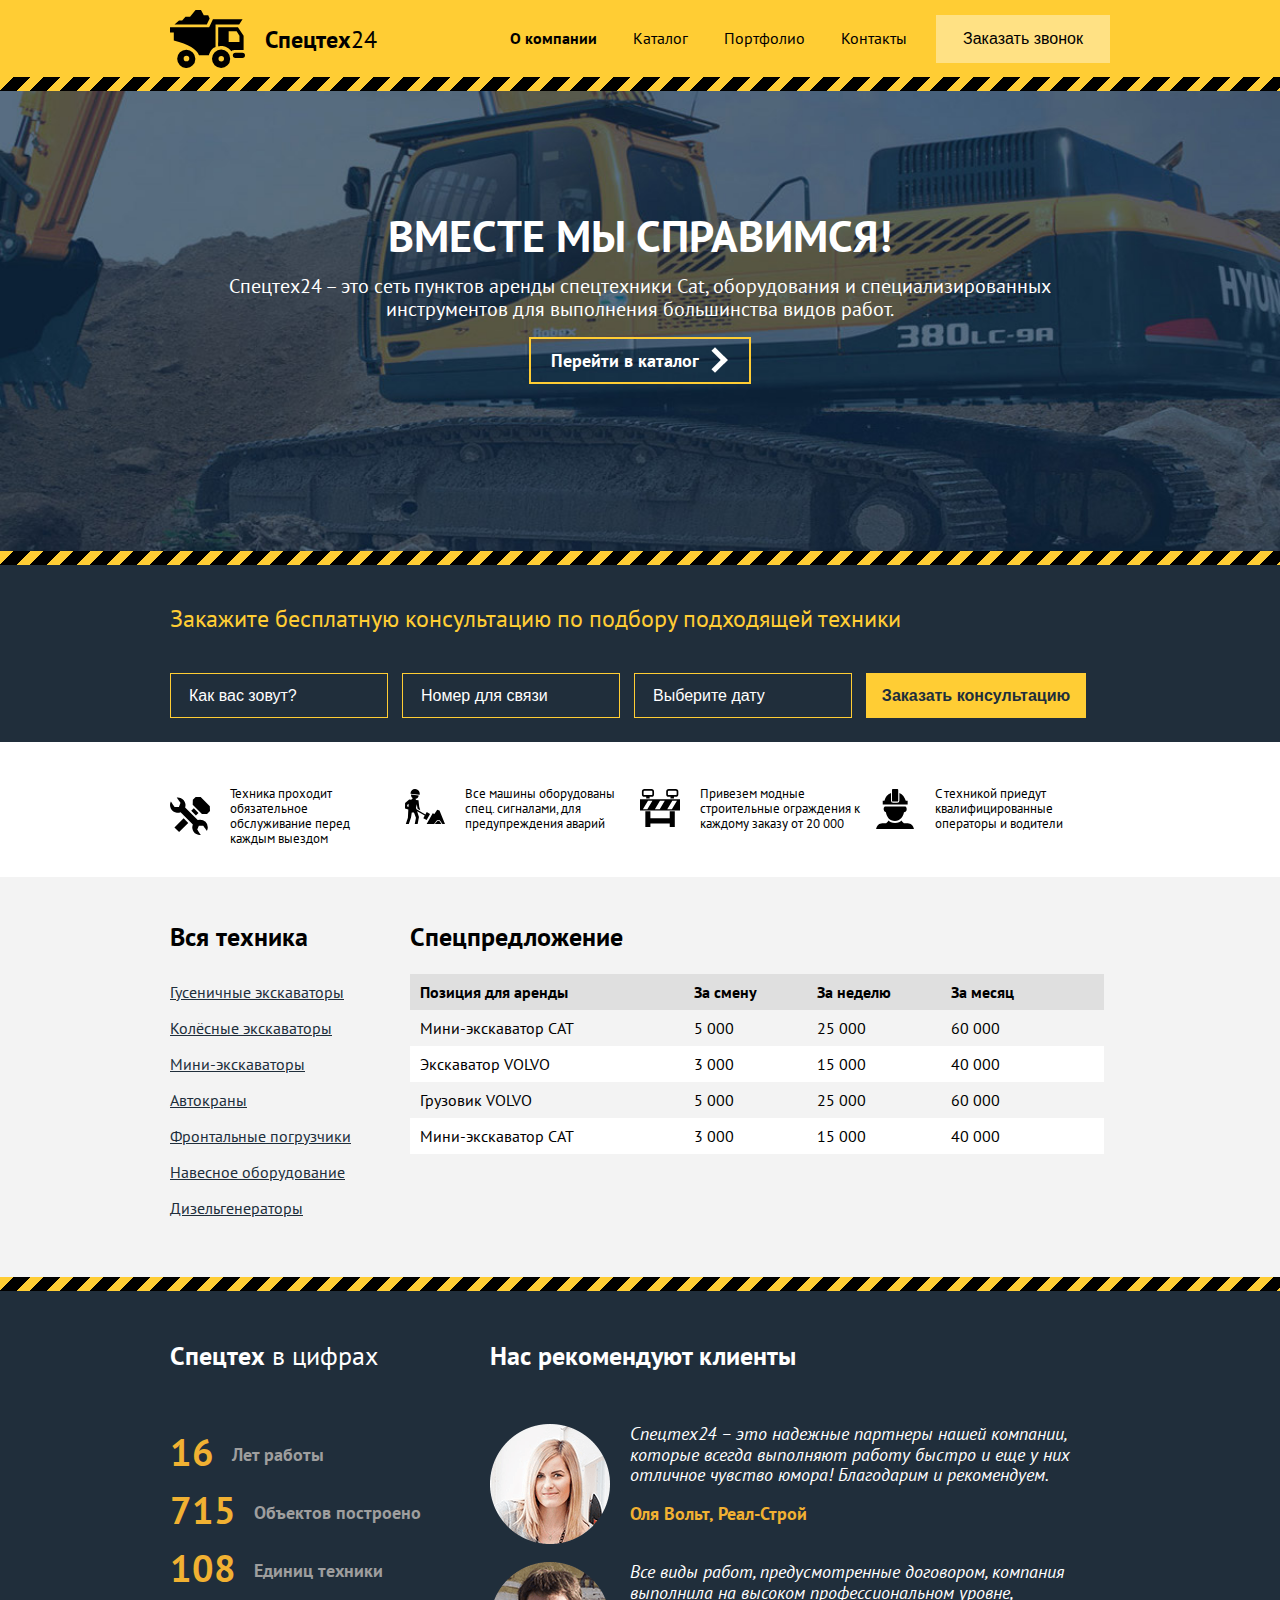
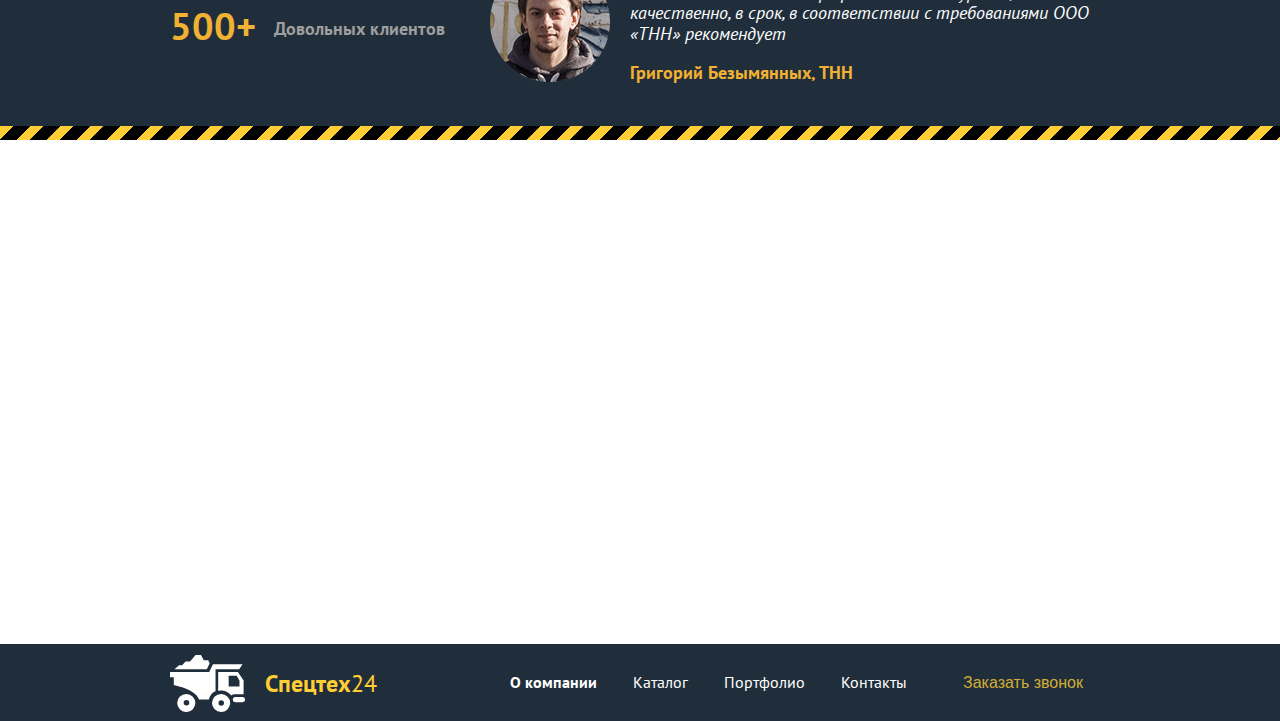
<file: index.html>
<!DOCTYPE html>
<html lang="ru">
<head>
  <meta charset="UTF-8">
  <link href="https://fonts.googleapis.com/css?family=PT+Sans:400,400i,700&amp;subset=cyrillic" rel="stylesheet">
  <link rel="stylesheet" href="css/normalize.css">
  <link rel="stylesheet" href="css/style.css">
  <link rel="stylesheet" href="css/jquery-ui.css">
  <link rel="stylesheet" href="css/jquery-ui.theme.css">
  <link rel="stylesheet" href="css/jquery.fancybox.css">
  <title>Спецтех24</title>
</head>
<body>
<header>
  <div class="container">
    <div class="logo">
        <a href="index.html" class="logo-link logo-link--header"> 
          <img src="img/truck_icon.svg" alt="грузовик" class="logo-link-img" /> 
          <span class="logo-link-text">Спецтех<span class="logo-link-text-24">24</span></span>
        </a>
    </div>
    <nav class="main-menu">
      <ul class="main-menu__ul">
        <li class="main-menu__li"><a href="index.html" class="main-menu__link main-menu__link--active">О компании</a></li>
        <li class="main-menu__li"><a href="catalog.html" class="main-menu__link">Каталог</a></li>
        <li class="main-menu__li"><a href="portfolio.html" class="main-menu__link">Портфолио</a></li>
        <li class="main-menu__li"><a href="contacts.html" class="main-menu__link">Контакты</a></li> 
      </ul>
    </nav>
    <button class="btn-order" id="callme" href="#modal-callme">Заказать звонок</button>
    <div id="modal-callme" class="modal-callme">
          <form action="input2.php" class="map-consult__form">
            <input type="text" class="map-consult__name" size="40" placeholder="Имя" />
            <input type="number" class="map-consult__number" size="11" placeholder="Телефон для связи"/>
            <textarea  class="map-consult__text" placeholder="Описание задачи(можно примерное)"></textarea>
            <input type="submit" class="map-consult__submit" value="Получить консультацию"/>
          </form>
    </div>
  </div>
  <div class="stripes"></div>
</header>

<main>  
  <div class="promo">
    <div class="container">
      <div class="promo-tagline">вместе мы справимся!</div>
      <h1 class="promo-text">Спецтех24 – это сеть пунктов аренды спецтехники Cat, оборудования и специализированных инструментов для выполнения большинства видов работ.</h1>
      <a href="catalog.html" class="promo-link">Перейти в каталог</a>
    </div>
  </div>
  <div class="stripes"></div>

  <div class="consult">
    <div class="container">
      <h2 class="consult__title">Закажите бесплатную консультацию по подбору подходящей техники</h2>
      <form action="input1.php">
        <input class="consult__input consult__name" type="text" size="40" placeholder="Как вас зовут?" />
        <input class="consult__input consult__number" type="text" size="11" placeholder="Номер для связи" />
        <input class="consult__input consult__date" type="text" placeholder="Выберите дату" id="date"/>
        <input class="consult__input consult__submit" type="submit" value="Заказать консультацию" />
      </form>
    </div>
  </div>
  <div class="advantages">
    <div class="container">
      <div class="advantages-tools">
        <p>Техника проходит обязательное обслуживание перед каждым выездом </p>
      </div>
      <div class="advantages-worker">
        <p>Все машины оборудованы спец. сигналами, для предупреждения аварий</p>
      </div>
      <div class="advantages-border">
        <p>Привезем модные строительные ограждения к каждому заказу от 20 000 </p>
      </div>
      <div class="advantages-operator">
        <p>С техникой приедут квалифицированные операторы и водители</p>
      </div>
    </div>
  </div>

  <div class="technics">
      <div class="container">
        <nav class="technics-nav">
          <h2 class="technics-nav__title">Вся техника</h2>
          <ul class="technics-nav__ul">
            <li class="technics-nav__li"><a class="technics-nav__link" href="#">Гусеничные экскаваторы</a></li>
            <li class="technics-nav__li"><a class="technics-nav__link" href="#">Колёсные экскаваторы</a></li>
            <li class="technics-nav__li"><a class="technics-nav__link" href="#">Мини-экскаваторы</a></li>
            <li class="technics-nav__li"><a class="technics-nav__link" href="#">Автокраны</a></li>
            <li class="technics-nav__li"><a class="technics-nav__link" href="#">Фронтальные погрузчики</a></li>
            <li class="technics-nav__li"><a class="technics-nav__link" href="#">Навесное оборудование</a></li>
            <li class="technics-nav__li"><a class="technics-nav__link" href="#">Дизельгенераторы</a></li>
          </ul>
        </nav>

        <div class="technics-special">
          <h2>Спецпредложение</h2>      
          <table>
            <thead>
              <tr><td>Позиция для аренды</td> <td>За смену</td> <td>За неделю</td> <td>За месяц</td></tr>
            </thead>
            <tbody>
              <tr><td>Мини-экскаватор CAT</td><td>5 000</td> <td>25 000</td> <td>60 000</td> </tr>
              <tr><td>Экскаватор VOLVO</td><td>3 000</td> <td>15 000</td> <td>40 000</td> </tr>
              <tr><td>Грузовик VOLVO</td><td>5 000</td> <td>25 000</td> <td>60 000</td> </tr>
              <tr><td>Мини-экскаватор CAT</td><td>3 000</td> <td>15 000</td> <td>40 000</td> </tr>
            </tbody>         
          </table>
        </div>
    </div>
  </div>
  <div class="stripes"></div>
  <div class="about">
    <div class="container">
      <div class="numbers">
        <h2 class="numbers__title">Спецтех <span class="numbers-unbold">в цифрах</span></h2> 
        <ul class="numbers__ul">
          <li class="numbers__li"><span class="numbers-number">16</span><span class="numbers-text">Лет работы</span></li>
          <li class="numbers__li"><span class="numbers-number">715</span><span class="numbers-text">Объектов построено</span></li>
          <li class="numbers__li"><span class="numbers-number">108</span><span class="numbers-text">Единиц техники</span></li>
          <li class="numbers__li"><span class="numbers-number">500+</span><span class="numbers-text">Довольных клиентов</span></li>
        </ul>
      </div>
      <div class="reply">
        <h2 class="reply__title">Нас рекомендуют клиенты</h2>
        <div class="reply-item">
          <blockquote class="reply-bq">
            <img src="img/tim2X3szprw.png" alt="photo" class="reply__img" />
            <p class="reply-item-comment">Спецтех24 – это надежные партнеры нашей компании, которые всегда выполняют работу быстро и еще у них отличное чувство юмора! Благодарим и рекомендуем.</p>            
            <cite class="reply-author">Оля Вольт, Реал-Строй</cite>
          </blockquote>
          
        </div>
        <div class="reply-item">
          <blockquote class="reply-bq">
            <img src="img/tuOPQaASJsc.png" alt="photo" class="reply__img" />
            <p class="reply-item-comment">Все виды работ, предусмотренные договором, компания выполнила на высоком профессиональном уровне, качественно, в срок, в соответствии с требованиями ООО «ТНН» рекомендует</p>
            <cite class="reply-author">Григорий Безымянных, ТНН</cite>
          </blockquote>
          
        </div>
      </div>
    </div>
  </div>
  <div class="stripes"></div>

  <div class="index-map">
     <iframe src="https://api-maps.yandex.ru/frame/v1/-/CZDieTl9" width="100%" height="500" frameborder="0"></iframe>
  </div>

</main>

<footer>
  <div class="container">
    <div class="logo">
        <a href="#" class="logo-link logo-link--footer">
          <img src="img/truck_icon_white.svg" alt="грузовик" class="logo-link-img" />
          <span class="logo-link-text logo-link-text--footer">Спецтех<span class="logo-link-text-24">24</span></span>
        </a>
    </div>
    <nav class="main-menu">
      <ul class="main-menu__ul">
        <li class="main-menu__li"><a href="index.html" class="main-menu__link main-menu__link--active main-menu__link--footer">О компании</a></li>
        <li class="main-menu__li"><a href="catalog.html" class="main-menu__link main-menu__link--footer">Каталог</a></li>
        <li class="main-menu__li"><a href="portfolio.html" class="main-menu__link main-menu__link--footer">Портфолио</a></li>
        <li class="main-menu__li"><a href="contacts.html" class="main-menu__link main-menu__link--footer">Контакты</a></li> 
      </ul>
    </nav>
    <button href="#modal-callme" id="callme"  class="btn-order btn-order--footer">Заказать звонок</button>  
  </div>
</footer>
  <script src="js/jquery-3.1.1.min.js"></script>
  <script src="js/jquery-migrate-1.4.1.min.js"></script>
  <script src="js/jquery-ui.min.js"></script>
  <script src="js/jquery.fancybox.js"></script>
  <script src="js/script.js"></script>

</body>
</file>
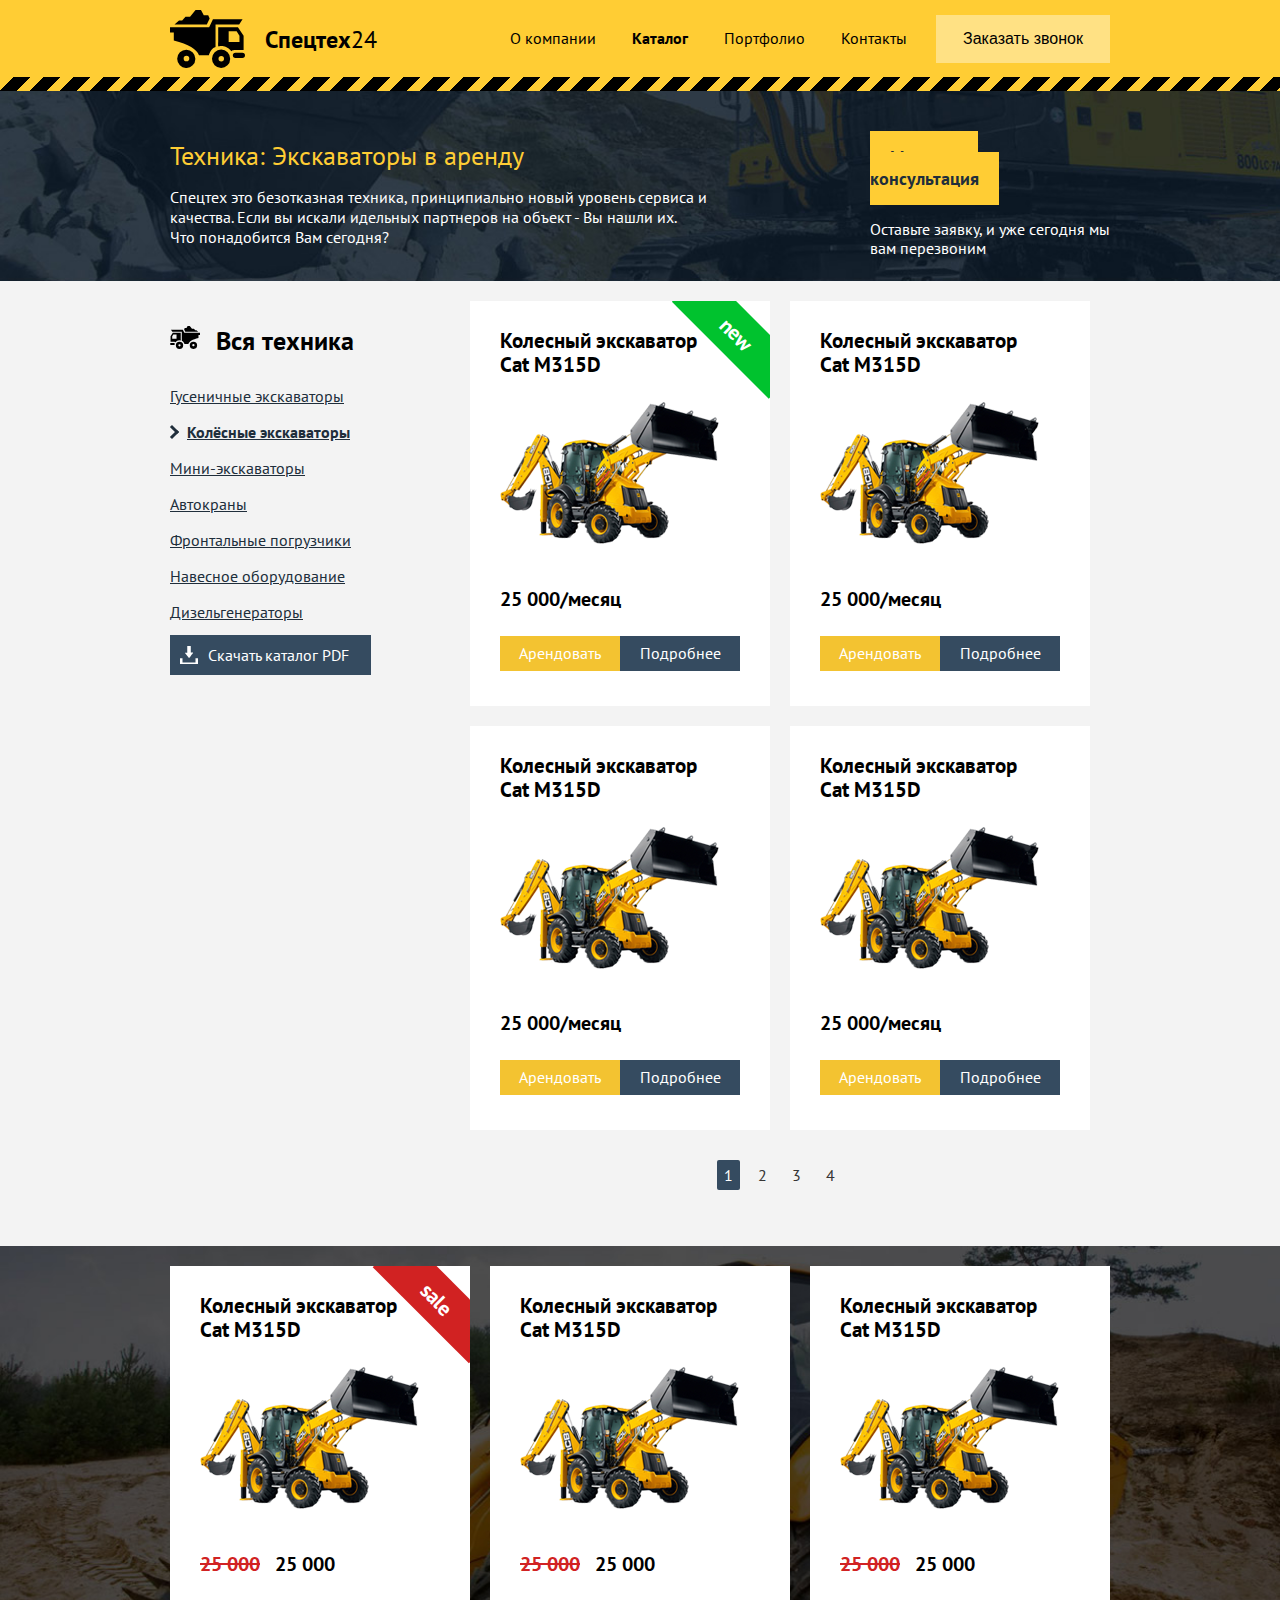
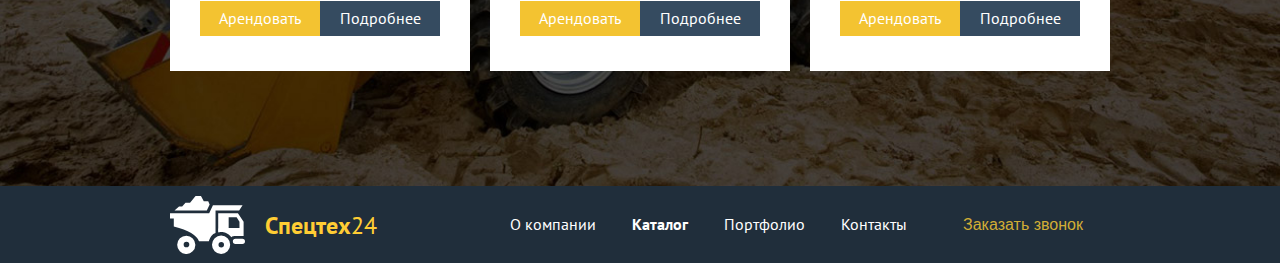
<file: catalog.html>
<!DOCTYPE html>
<html lang="ru">
<head>
  <meta charset="UTF-8">
  <link href="https://fonts.googleapis.com/css?family=PT+Sans:400,400i,700&amp;subset=cyrillic" rel="stylesheet">
  <title>Спецтех24 - Каталог</title>
  <link rel="stylesheet" href="css/normalize.css">
  <link rel="stylesheet" href="css/style.css">
    <link rel="stylesheet" href="css/jquery-ui.css">
  <link rel="stylesheet" href="css/jquery-ui.theme.css">
  <link rel="stylesheet" href="css/jquery.fancybox.css">
</head>
<body>
<header>
  <div class="container">
    <div class="logo">
        <a href="index.html" class="logo-link logo-link--header"> 
          <img src="img/truck_icon.svg" alt="грузовик" class="logo-link-img" /> 
          <span class="logo-link-text">Спецтех<span class="logo-link-text-24">24</span></span>
        </a>
    </div>
    <nav class="main-menu">
      <ul class="main-menu__ul">
        <li class="main-menu__li"><a href="index.html" class="main-menu__link">О компании</a></li>
        <li class="main-menu__li"><a href="catalog.html" class="main-menu__link main-menu__link--active">Каталог</a></li>
        <li class="main-menu__li"><a href="portfolio.html" class="main-menu__link">Портфолио</a></li>
        <li class="main-menu__li"><a href="contacts.html" class="main-menu__link">Контакты</a></li> 
      </ul>
    </nav>
    <button class="btn-order" id="callme" href="#modal-callme">Заказать звонок</button>
    <div id="modal-callme" class="modal-callme">
          <form action="input2.php" class="map-consult__form">
            <input type="text" class="map-consult__name" size="40" placeholder="Имя" />
            <input type="number" class="map-consult__number" size="11" placeholder="Телефон для связи"/>
            <textarea  class="map-consult__text" placeholder="Описание задачи(можно примерное)"></textarea>
            <input type="submit" class="map-consult__submit" value="Получить консультацию"/>
          </form>
    </div>
  </div>
  <div class="stripes"></div>
</header>

<main>	
  <div class="rent">
    <div class="container">
    	<div class="rent-left">
        <h1>Техника: Экскаваторы в аренду</h1>
        <p>Спецтех это безотказная техника, принципиально новый уровень сервиса и качества. 
              Если вы искали идельных партнеров на объект - Вы нашли их. <br> Что понадобится Вам сегодня?</p>
      </div>
    	<div class="rent-right">
        <a href="contacts.html" class="rent__link">Мне нужна консультация</a>
        <p class="rent__text">Оставьте заявку, и уже сегодня мы вам перезвоним</p>
      </div>
    </div>
  </div>
  
  <div class="catalog">
    <div class="container">
      <nav class="technics-nav">
<!--           <img src="img/truck_icon.svg" alttechnics-nav__="грузовик" class="technics-nav-img" /> -->
          <h2 class="technics-nav__title">Вся техника</h2>
          <ul class="technics-nav__ul">
            <li class="technics-nav__li"><a class="technics-nav__link" href="">Гусеничные экскаваторы</a></li>
            <li class="technics-nav__li"><a class="technics-nav__link technics-nav-active" href="">Колёсные экскаваторы</a></li>
            <li class="technics-nav__li"><a class="technics-nav__link" href="">Мини-экскаваторы</a></li>
            <li class="technics-nav__li"><a class="technics-nav__link" href="">Автокраны</a></li>
            <li class="technics-nav__li"><a class="technics-nav__link" href="">Фронтальные погрузчики</a></li>
            <li class="technics-nav__li"><a class="technics-nav__link" href="">Навесное оборудование</a></li>
            <li class="technics-nav__li"><a class="technics-nav__link" href="">Дизельгенераторы</a></li>
          </ul>
          <a href="#" class="technics-load">Скачать каталог PDF</a>
        </nav>
      <div class="catalog-cats">
        <div class="cat new">
          <h2>Колесный экскаватор Cat M315D</h2>
          <img src="img/catm315d.png" alt="cat M315D">
          <span class="cat-span">25 000/месяц</span>
          <a href="#" class="cat-rent">Арендовать</a>
          <a href="#" class="cat-more">Подробнее</a>
        </div>
        
        <div class="cat">
          <h2>Колесный экскаватор Cat M315D</h2>
          <img src="img/catm315d.png" alt="cat M315D">
          <span class="cat-span">25 000/месяц</span>
          <a href="#" class="cat-rent">Арендовать</a>
          <a href="#" class="cat-more">Подробнее</a>
        </div>
        
             
        <div class="cat">
          <h2>Колесный экскаватор Cat M315D</h2>
          <img src="img/catm315d.png" alt="cat M315D">
          <span class="cat-span">25 000/месяц</span>
          <a href="#" class="cat-rent">Арендовать</a>
          <a href="#" class="cat-more">Подробнее</a>
        </div>
        
        <div class="cat">
          <h2>Колесный экскаватор Cat M315D</h2>
          <img src="img/catm315d.png" alt="cat M315D">
          <span class="cat-span">25 000/месяц</span>
          <a href="#" class="cat-rent">Арендовать</a>
          <a href="#" class="cat-more">Подробнее</a>
        </div>
        <div class="breadcrumbs">
          <ul>
            <li><a href="#" class="breadcrumbs-page breadcrumbs-active">1</a></li>
            <li><a href="#" class="breadcrumbs-page">2</a></li>
            <li><a href="#" class="breadcrumbs-page">3</a></li>
            <li><a href="#" class="breadcrumbs-page">4</a></li>
          </ul>
        </div>
      </div>
   </div>
  </div>
  <div class="special">
   <div class="container">

    <div class="cat sale">
      <h2>Колесный экскаватор Cat M315D</h2>
      <img src="img/catm315d.png" alt="cat M315D">
      <span class="cat-span"><span class="cat-special-sale">25 000</span>25 000</span>
      <a href="#" class="cat-rent">Арендовать</a>
      <a href="#" class="cat-more">Подробнее</a>
    </div>

    <div class="cat">
      <h2>Колесный экскаватор Cat M315D</h2>
      <img src="img/catm315d.png" alt="cat M315D">
      <span class="cat-span"><span class="cat-special-sale">25 000</span>25 000</span>
      <a href="#" class="cat-rent">Арендовать</a>
      <a href="#" class="cat-more">Подробнее</a>
    </div>

    <div class="cat">
      <h2>Колесный экскаватор Cat M315D</h2>
      <img src="img/catm315d.png" alt="cat M315D">
      <span class="cat-span"><span class="cat-special-sale">25 000</span>25 000</span>
      <a href="#" class="cat-rent">Арендовать</a>
      <a href="#" class="cat-more">Подробнее</a>
    </div>
   </div>
  </div>
</main>

<footer>
  <div class="container">
    <div class="logo">
        <a href="#" class="logo-link logo-link--footer">
          <img src="img/truck_icon_white.svg" alt="грузовик" class="logo-link-img" />
          <span class="logo-link-text logo-link-text--footer">Спецтех<span class="logo-link-text-24">24</span></span>
        </a>
    </div>
    <nav class="main-menu">
      <ul class="main-menu__ul">
        <li class="main-menu__li"><a href="index.html" class="main-menu__link main-menu__link--footer">О компании</a></li>
        <li class="main-menu__li"><a href="catalog.html" class="main-menu__link main-menu__link--active main-menu__link--footer">Каталог</a></li>
        <li class="main-menu__li"><a href="portfolio.html" class="main-menu__link main-menu__link--footer">Портфолио</a></li>
        <li class="main-menu__li"><a href="contacts.html" class="main-menu__link main-menu__link--footer">Контакты</a></li> 
      </ul>
    </nav>
    <button href="#modal-callme" id="callme"  class="btn-order btn-order--footer">Заказать звонок</button>  
  </div>
</footer>
  <script src="js/jquery-3.1.1.min.js"></script>
  <script src="js/jquery-migrate-1.4.1.min.js"></script>
  <script src="js/jquery-ui.min.js"></script>
  <script src="js/jquery.fancybox.js"></script>
  <script src="js/script.js"></script>
</body>
</file>
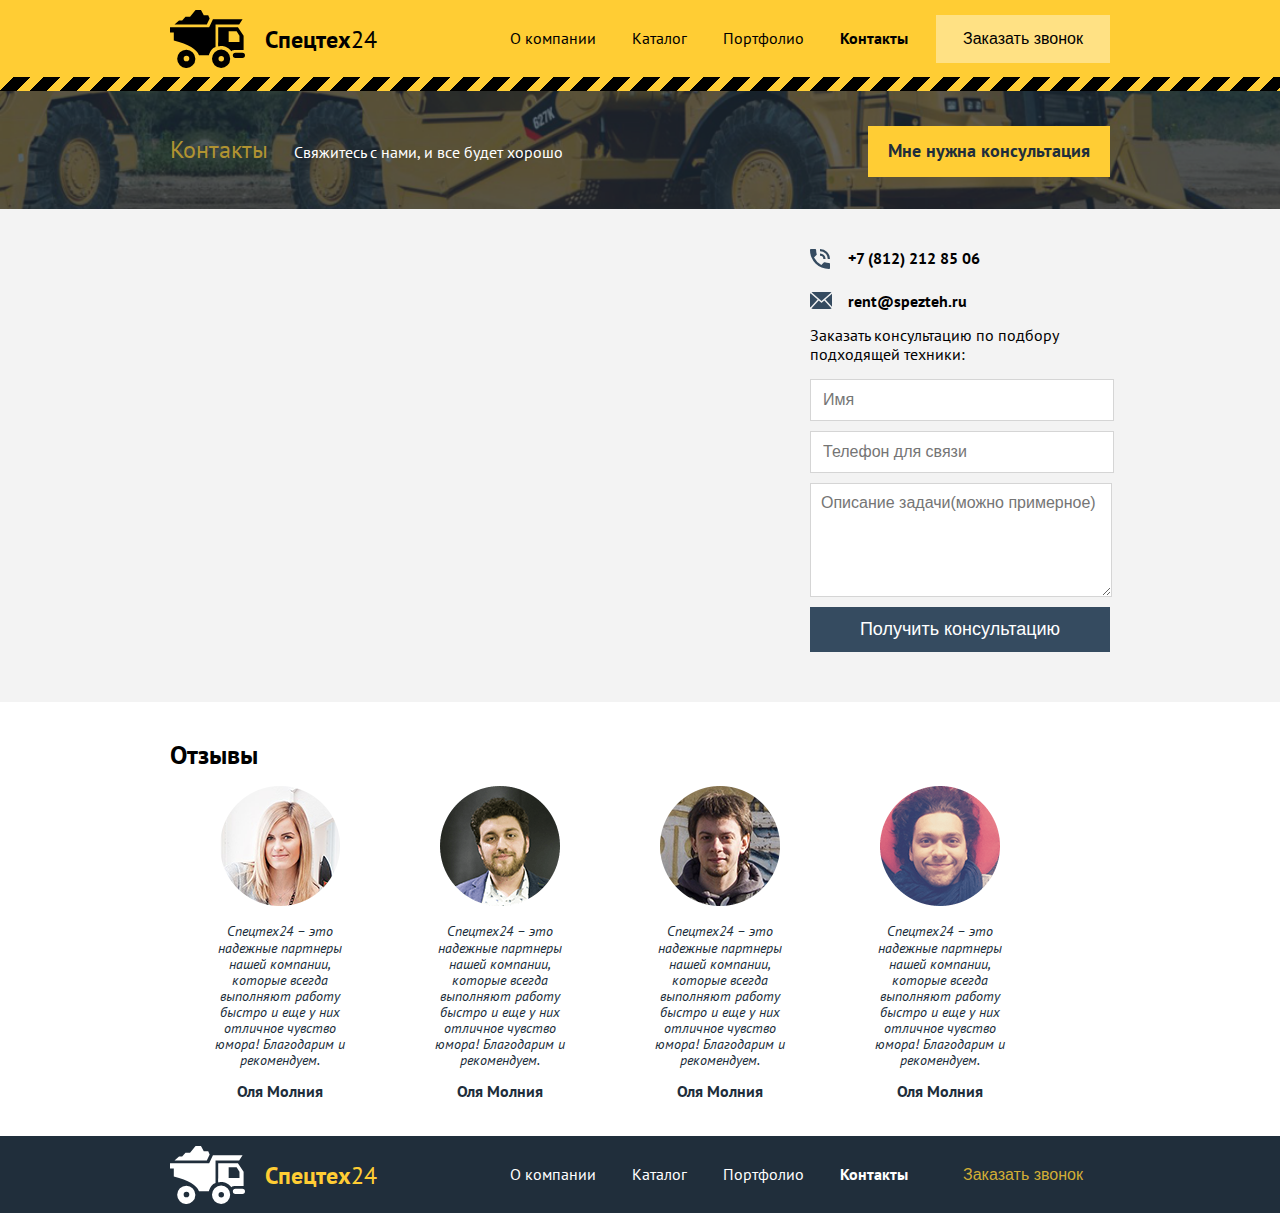
<file: contacts.html>
<!DOCTYPE html>
<html lang="ru">
<head>
  <meta charset="UTF-8">
  <link href="https://fonts.googleapis.com/css?family=PT+Sans:400,400i,700&amp;subset=cyrillic" rel="stylesheet">
  <title>Спецтех24 - Контакты</title>
  <link rel="stylesheet" href="css/normalize.css">
  <link rel="stylesheet" href="css/style.css">
  <link rel="stylesheet" href="css/jquery-ui.css">
  <link rel="stylesheet" href="css/jquery-ui.theme.css">
  <link rel="stylesheet" href="css/jquery.fancybox.css">
</head>
<body>
<header>
  <div class="container">
    <div class="logo">
        <a href="index.html" class="logo-link logo-link--header"> 
          <img src="img/truck_icon.svg" alt="грузовик" class="logo-link-img" /> 
          <span class="logo-link-text">Спецтех<span class="logo-link-text-24">24</span></span>
        </a>
    </div>
    <nav class="main-menu">
      <ul class="main-menu__ul">
        <li class="main-menu__li"><a href="index.html" class="main-menu__link">О компании</a></li>
        <li class="main-menu__li"><a href="catalog.html" class="main-menu__link">Каталог</a></li>
        <li class="main-menu__li"><a href="portfolio.html" class="main-menu__link">Портфолио</a></li>
        <li class="main-menu__li"><a href="contacts.html" class="main-menu__link main-menu__link--active">Контакты</a></li> 
      </ul>
    </nav>
    <button class="btn-order" id="callme" href="#modal-callme">Заказать звонок</button>
    <div id="modal-callme" class="modal-callme">
          <form action="input2.php" class="map-consult__form">
            <input type="text" class="map-consult__name" size="40" placeholder="Имя" />
            <input type="number" class="map-consult__number" size="11" placeholder="Телефон для связи"/>
            <textarea  class="map-consult__text" placeholder="Описание задачи(можно примерное)"></textarea>
            <input type="submit" class="map-consult__submit" value="Получить консультацию"/>
          </form>
    </div>
  </div>
  <div class="stripes"></div>
</header>


<main>	
  <div class="contacts">
    <div class="container">
      <h1 class="contacts__tagline">Контакты</h1>
      <p class="contacts__text">Свяжитесь с нами, и все будет хорошо</p>
      <a href="#modal-callme" id="callme" class="contacts__link">Мне нужна консультация</a>
    </div>
  </div>

  <div class="map">
    <div class="container">
      <div class="map-map">
        <iframe src="https://www.google.com/maps/embed?pb=!1m18!1m12!1m3!1d2245.26317921276!2d37.61860631548347!3d55.753930280553625!2m3!1f0!2f0!3f0!3m2!1i1024!2i768!4f13.1!3m3!1m2!1s0x46b54a5a738fa419%3A0x7c347d506b52311f!2z0JrRgNCw0YHQvdCw0Y8g0J_Qu9C-0YnQsNC00Yw!5e0!3m2!1sru!2sru!4v1480448340563" width="620" height="395" frameborder="0" style="border:0" allowfullscreen></iframe>
      </div>
      <div class="map-consult">
        <strong class="map-consult__phone">+7 (812) 212 85 06</strong> <br>
        <strong class="map-consult__letter">rent@spezteh.ru</strong>
        <p class="map-consult__paragraph">Заказать консультацию по подбору подходящей техники:</p>
          <form action="input2.php" class="map-consult__form">
            <input type="text" class="map-consult__name" size="40" placeholder="Имя" />
            <input type="number" class="map-consult__number" size="11" placeholder="Телефон для связи"/>
            <textarea  class="map-consult__text" placeholder="Описание задачи(можно примерное)"></textarea>
            <input type="submit" class="map-consult__submit" value="Получить консультацию"/>
          </form>
      </div>
    </div>
  </div>
 
  <div class="review">
    <div class="container">
      <h2>Отзывы</h2>
      <div class="review-item">
        <blockquote class="review-item-bq">
          <img src="img/tim2X3szprw2.png" alt="photo" />
          <p class="review-item-bq-text">Спецтех24 – это надежные партнеры нашей компании, которые всегда выполняют работу быстро и еще у них отличное чувство юмора! Благодарим и рекомендуем.</p>
          <cite class="review-author">Оля Молния</cite>
        </blockquote> 
      
      </div>
      <div class="review-item">
        <blockquote class="review-item-bq">
          <img src="img/9hJz4EqjRNQ.png" alt="photo" />
          <p class="review-item-bq-text">Спецтех24 – это надежные партнеры нашей компании, которые всегда выполняют работу быстро и еще у них отличное чувство юмора! Благодарим и рекомендуем.</p>
          <cite class="review-author">Оля Молния</cite>
        </blockquote>
      </div>
      <div class="review-item">
        <blockquote class="review-item-bq">
          <img src="img/tuOPQaASJsc2.png" alt="photo" />
          <p class="review-item-bq-text">Спецтех24 – это надежные партнеры нашей компании, которые всегда выполняют работу быстро и еще у них отличное чувство юмора! Благодарим и рекомендуем.</p>
          <cite class="review-author">Оля Молния</cite>
        </blockquote>
        
      </div>
      <div class="review-item">      
        <blockquote class="review-item-bq">
          <img src="img/o6JLO1rRXUM.png" alt="photo" />
          <p class="review-item-bq-text">Спецтех24 – это надежные партнеры нашей компании, которые всегда выполняют работу быстро и еще у них отличное чувство юмора! Благодарим и рекомендуем.</p>
          <cite class="review-author">Оля Молния</cite>
        </blockquote>
        
      </div>
    </div>
  </div>
    
 </main>
<footer>
  <div class="container">
    <div class="logo">
        <a href="#" class="logo-link logo-link--footer">
          <img src="img/truck_icon_white.svg" alt="грузовик" class="logo-link-img" />
          <span class="logo-link-text logo-link-text--footer">Спецтех<span class="logo-link-text-24">24</span></span>
        </a>
    </div>
    <nav class="main-menu">
      <ul class="main-menu__ul">
        <li class="main-menu__li"><a href="index.html" class="main-menu__link main-menu__link--footer">О компании</a></li>
        <li class="main-menu__li"><a href="catalog.html" class="main-menu__link main-menu__link--footer">Каталог</a></li>
        <li class="main-menu__li"><a href="portfolio.html" class="main-menu__link main-menu__link--footer">Портфолио</a></li>
        <li class="main-menu__li"><a href="contacts.html" class="main-menu__link main-menu__link--active main-menu__link--footer">Контакты</a></li> 
      </ul>
    </nav>
    <button href="#modal-callme" id="callme"  class="btn-order btn-order--footer">Заказать звонок</button>  
  </div>
</footer>
  <script src="js/jquery-3.1.1.min.js"></script>
  <script src="js/jquery-migrate-1.4.1.min.js"></script>
  <script src="js/jquery-ui.min.js"></script>
  <script src="js/jquery.fancybox.js"></script>
  <script src="js/script.js"></script>
</body>
</file>
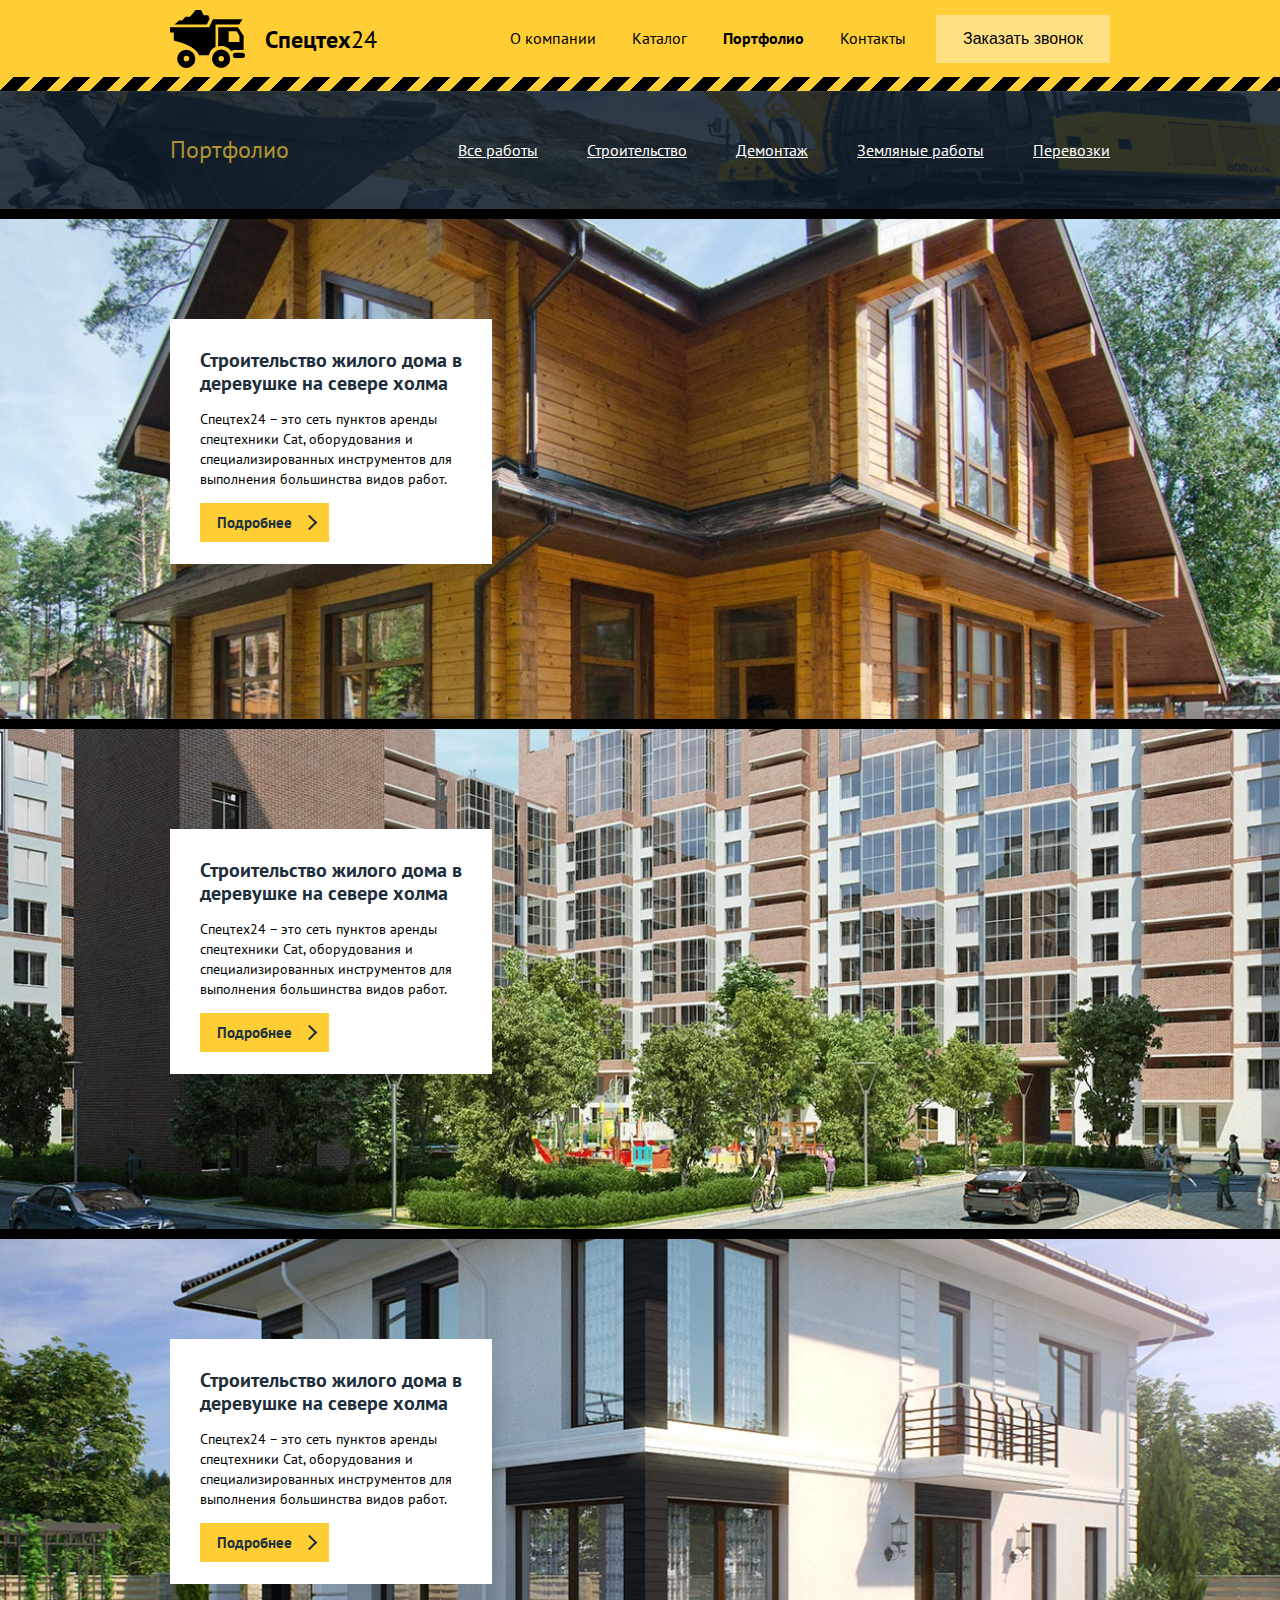
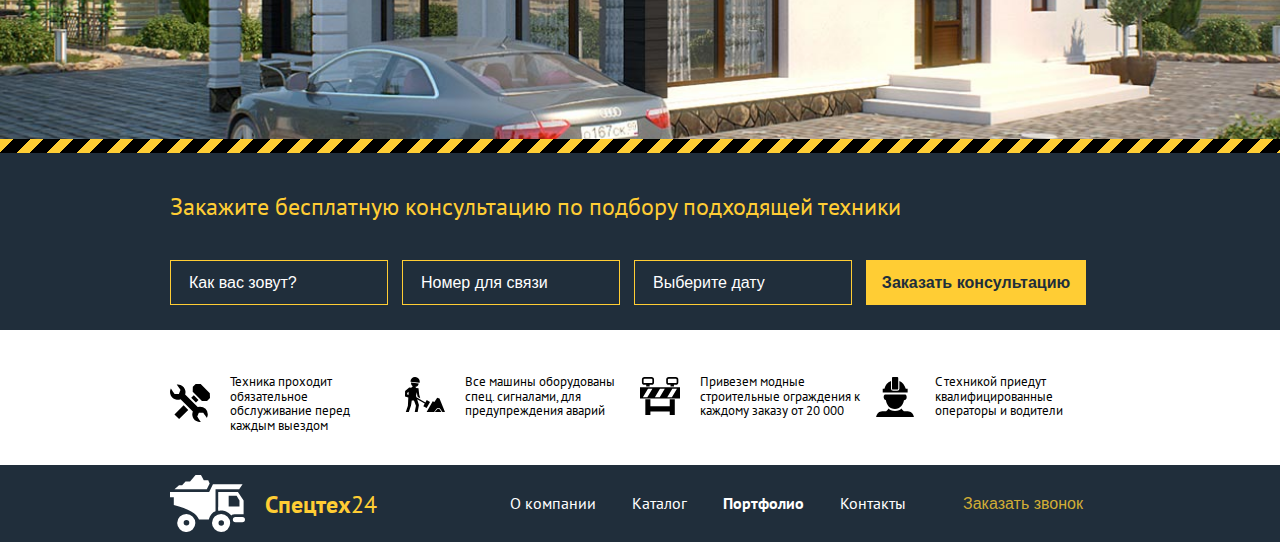
<file: portfolio.html>
<!DOCTYPE html>
<html lang="ru">
<head>
  <meta charset="UTF-8">
  <link href="https://fonts.googleapis.com/css?family=PT+Sans:400,400i,700&amp;subset=cyrillic" rel="stylesheet">
  <title>Спецтех24 - Портфолио</title>
  <link rel="stylesheet" href="css/normalize.css">
  <link rel="stylesheet" href="css/style.css">
  <link rel="stylesheet" href="css/jquery-ui.css">
  <link rel="stylesheet" href="css/jquery-ui.theme.css">
  <link rel="stylesheet" href="css/jquery.fancybox.css">
</head>
<body>
<header>
  <div class="container">
    <div class="logo">
        <a href="index.html" class="logo-link logo-link--header"> 
          <img src="img/truck_icon.svg" alt="грузовик" class="logo-link-img" /> 
          <span class="logo-link-text">Спецтех<span class="logo-link-text-24">24</span></span>
        </a>
    </div>
    <nav class="main-menu">
      <ul class="main-menu__ul">
        <li class="main-menu__li"><a href="index.html" class="main-menu__link">О компании</a></li>
        <li class="main-menu__li"><a href="catalog.html" class="main-menu__link">Каталог</a></li>
        <li class="main-menu__li"><a href="portfolio.html" class="main-menu__link main-menu__link--active">Портфолио</a></li>
        <li class="main-menu__li"><a href="contacts.html" class="main-menu__link">Контакты</a></li> 
      </ul>
    </nav>
    <button class="btn-order" id="callme" href="#modal-callme">Заказать звонок</button>
    <div id="modal-callme" class="modal-callme">
          <form action="input2.php" class="map-consult__form">
            <input type="text" class="map-consult__name" size="40" placeholder="Имя" />
            <input type="number" class="map-consult__number" size="11" placeholder="Телефон для связи"/>
            <textarea  class="map-consult__text" placeholder="Описание задачи(можно примерное)"></textarea>
            <input type="submit" class="map-consult__submit" value="Получить консультацию"/>
          </form>
    </div>
  </div>
  <div class="stripes"></div>
</header>


<main>	
  <div class="color-black">
    <div class="portfolio-menu">
      <div class="container">
      	<h2 class="portfolio-tagline">Портфолио</h2>
        <nav class="portfolio-menu__nav">
          <ul>
            <li><a href="#" class="portfolio-menu__link">Все работы</a></li>
            <li><a href="#" class="portfolio-menu__link">Строительство</a></li>
            <li><a href="#" class="portfolio-menu__link">Демонтаж</a></li>
            <li><a href="#" class="portfolio-menu__link">Земляные работы</a></li>
            <li><a href="#" class="portfolio-menu__link">Перевозки</a></li>
          </ul>
        </nav>
      </div>
    </div>
  
    <div class="house-one">
      <div class="container">
        <div class="house">
          <h2 class="house__title">Строительство жилого дома в деревушке на севере холма</h2>
          <p class="house__text">Спецтех24 – это сеть пунктов аренды спецтехники Cat, оборудования и специализированных инструментов для выполнения большинства видов работ.</p>
          <a href="#" class="house__link">Подробнее</a>
        </div>
      </div>
    </div>
    <div class="house-two">
      <div class="container">
          <div class="house">
            <h2 class="house__title">Строительство жилого дома в деревушке на севере холма</h2>
            <p class="house__text"> Спецтех24 – это сеть пунктов аренды спецтехники Cat, оборудования и специализированных инструментов для выполнения большинства видов работ.</p>
            <a href="#" class="house__link">Подробнее</a>
          </div>
      </div>
    </div>
    <div class="house-three">
      <div class="container">
          <div class="house">
            <h2 class="house__title">Строительство жилого дома в деревушке на севере холма</h2>
            <p class="house__text">Спецтех24 – это сеть пунктов аренды спецтехники Cat, оборудования и специализированных инструментов для выполнения большинства видов работ.</p>
            <a href="#" class="house__link">Подробнее</a>
          </div>
      </div>
    </div>
  </div>
  <div class="stripes"></div>
  <div class="consult">
    <div class="container">
      <h2 class="consult__title">Закажите бесплатную консультацию по подбору подходящей техники</h2>
      <form action="input1.php">
        <input class="consult__input consult__name" type="text" size="40" placeholder="Как вас зовут?" />
        <input class="consult__input consult__number" type="text" size="11" placeholder="Номер для связи" />
        <input class="consult__input consult__date" type="text" placeholder="Выберите дату" id="date"/>
        <input class="consult__input consult__submit" type="submit" value="Заказать консультацию" />
      </form>
    </div>
  </div>
  
  <div class="advantages">
    <div class="container">
      <div class="advantages-tools">
        <p>Техника проходит обязательное обслуживание перед каждым выездом </p>
      </div>
      <div class="advantages-worker">
        <p>Все машины оборудованы спец. сигналами, для предупреждения аварий</p>
      </div>
      <div class="advantages-border">
        <p>Привезем модные строительные ограждения к каждому заказу от 20 000 </p>
      </div>
      <div class="advantages-operator">
        <p>С техникой приедут квалифицированные операторы и водители</p>
      </div>
    </div>
  </div>
  
 </main>
<footer>
  <div class="container">
    <div class="logo">
        <a href="#" class="logo-link logo-link--footer">
          <img src="img/truck_icon_white.svg" alt="грузовик" class="logo-link-img" />
          <span class="logo-link-text logo-link-text--footer">Спецтех<span class="logo-link-text-24">24</span></span>
        </a>
    </div>
    <nav class="main-menu">
      <ul class="main-menu__ul">
        <li class="main-menu__li"><a href="index.html" class="main-menu__link main-menu__link--footer">О компании</a></li>
        <li class="main-menu__li"><a href="catalog.html" class="main-menu__link main-menu__link--footer">Каталог</a></li>
        <li class="main-menu__li"><a href="portfolio.html" class="main-menu__link main-menu__link--active main-menu__link--footer">Портфолио</a></li>
        <li class="main-menu__li"><a href="contacts.html" class="main-menu__link main-menu__link--footer">Контакты</a></li> 
      </ul>
    </nav>
    <button href="#modal-callme" id="callme"  class="btn-order btn-order--footer">Заказать звонок</button>   
  </div>
</footer>
  <script src="js/jquery-3.1.1.min.js"></script>
  <script src="js/jquery-migrate-1.4.1.min.js"></script>
  <script src="js/jquery-ui.min.js"></script>
  <script src="js/jquery.fancybox.js"></script>
  <script src="js/script.js"></script>
</body>
</file>
<file: css/style.css>
.container {
	width: 960px; 
	margin: 0 auto;
	font-family: "PT sans", sans-serif;
	-webkit-box-sizing: border-box;
	-moz-box-sizing: border-box;
	box-sizing: border-box;
	padding-left: 10px;
	padding-right: 10px;
}

a {text-decoration: none;}
h2 {
	font-weight: bold;
	font-size: 26px;
	margin: 0;
}

header {
	background-color: #ffcd34;
	overflow: hidden;
}


.stripes {
  	float: left;
  	width: 100%;
  	height: 14px;
    background-image: linear-gradient(135deg, #FFCD34 30%,black 30%,black 70%,#ffcd34 65%);
  	background-size: 30px 14px;
}
.logo {
	display: inline-block;
	line-height: 75px;
	width: 220px;
	float: left;
}
.logo-link-img {
	vertical-align: middle;
	width: 75px;
	margin-right: 16px;
}
.logo-link-text{
	vertical-align: middle;
	font-weight: bold;
	font-size: 24px;
}
.logo-link-text{
		color: black;
}
.logo-link-text-24 {
	font-weight: normal;
}
.main-menu {
	float: left;
	line-height: 45px;
	width: 546px;

}

.main-menu__li {
	display: inline-block;		
}
.main-menu__link {
	color:black;
	padding: 14px;
	font-size: 16px;
	border: 2px solid transparent;
}
.main-menu__link--active {
	font-weight: bold;
	color: black;
}
.main-menu__ul:first-child {
	margin-left: 64px;
}

.main-menu__link:hover {
	border: 2px solid #bc9d36;
}
.main-menu__link:hover:active {
	border: 2px solid #796e38;
}

.btn-order:hover {
	background-color: #ffecb2;
}
.btn-order:hover:active {
	background-color: #f6bf16;
}
.main-menu--footer {
	color:white;
}
/*.header:after {
	content:'';
	display: block;
	clear: both;
	height: 0;
	font-size: 0;
}*/



.btn-order {
	width: 174px;
	padding: 15px;
	float: right;
	border: none;
	cursor:pointer;
	margin-top: 15px;
	background-color: #ffe184;
}

input, button {
	border: 0px;
	outline:none;
}

.logo-link {
	color: #735c17;
}
/*main-menu добавить модификатор,бэм*/
.main-menu__link--footer {color: white;}

.logo-link-text--footer{
		color: #ffcd34;
}
.main-menu__link--footer:hover {
	border: 2px solid #636d76;
}
.main-menu__link--footer:hover:active {
	border: 2px solid #a6abb1;
}
footer {
	background-color: #202e3b;
	overflow: hidden;
}
.btn-order--footer{
	color: #d2ad35;
	background-color: transparent;
}
.btn-order--footer:hover {
	background-color: transparent;
}
.btn-order--footer:hover:active {
	background-color: transparent;
}
.promo {
	background-image: url(../img/main-bg.jpg);

	background-repeat: no-repeat;
	-webkit-background-size: ;
	background-size: cover;
	height: 460px;

}
.promo {
	text-align: center;
}
.promo-tagline {
	color:white;
	font-size: 44px;
	text-transform: uppercase;
	font-weight: bold;
	padding-top: 120px;
	
}
.promo-text {
	color: white;
	font-size: 20px;
	font-weight: normal;
	margin-bottom: 30px;

}
.promo-link {
	position: relative;
	/*display: inline-block;*/
	color: white;
	font-size: 18px;
	font-weight: bold;
	padding: 10px 50px 10px 20px;
	border: 2px solid #ffcd34;

}
.promo-link:hover{
	border: 2px solid #ffd966;
}
.promo-link:hover:active{
	border: 2px solid #ffe390;
}
.promo-link:after {
    content: '';
    position: absolute;
    width: 13px;
    height: 13px;
    /* background-color: #000; */
    border-right: 5px solid white;
    border-top: 5px solid  white;
    transform: rotate(45deg);
    top: 0;
    bottom: 0;
    margin: auto;
    right: 0px;
    margin-right: 25px;
  }

.consult {
	height: 177px;
	background-color: #202e3b;
	margin-top: 14px;
	letter-spacing: 0;

}
.consult__title {
	color:#ffcd34;
	font-weight: normal;
	font-size: 24px;
	padding: 40px 0px; 
}
.consult__input{
	width: 218px;
	line-height: 43px;
	border: 1px solid #ffcd34;
	background-color: transparent;
	color: white;
	margin-right: 10px;
	padding: 0;
	padding-left: 18px;
	-webkit-box-sizing: border-box;
	-moz-box-sizing: border-box;
	box-sizing: border-box;

}
.consult__input:last-child {
	margin-right: 0;
	border: 0px;
	line-height: 45px;
	padding-left: 0;
} 
.consult__input[placeholder] {
	color: white;

}
.consult input[placeholder]::-webkit-input-placeholder {color:white;}
.consult input[placeholder]::-moz-placeholder          {color:white;}
.consult input[placeholder]:-moz-placeholder           {color:white;}
.consult input[placeholder]:-ms-input-placeholder      {color:white;}

.consult__submit {
	width: 220px;
	background-color: #ffcd34;
	color: #202e3b;
	font-weight: bold;
	font-size: 18;
}
.consult__submit:hover {
	background-color: #ffd966;
}
.consult__submit:hover:active {
	background-color: #f6bf16;
}
.advantages {
	height: 135px;
	font-size: 13px;
	letter-spacing: 0;
	padding: 32px 0;
	-webkit-box-sizing: border-box;
	-moz-box-sizing: border-box;
	box-sizing: border-box;
}

.advantages-tools, .advantages-worker, .advantages-border, .advantages-operator{	
	width: 220px;	
	display: block;
	float: left;
	margin-right: 15px;
	-webkit-box-sizing: border-box;
	-moz-box-sizing: border-box;
	box-sizing: border-box;
	padding-left: 60px;
	position: relative;
}

.advantages-operator{	
	margin-right: 0;
}

.advantages-tools:before,.advantages-worker:before,.advantages-border:before,.advantages-operator:before{
		content:'';
		position: absolute;
		width: 40px;
		height: 40px;
		background-image: url(../img/instruments.svg);
		-webkit-background-size: 100%;
		background-size: 100%;
		display: block;
		top:0;
		bottom:0;
		left:0;
		margin: auto;
		background-repeat: no-repeat;
	}

.advantages-worker:before{
		background-image: url(../img/worker.svg);
	}

.advantages-border:before{
		background-image: url(../img/border.svg);
	}

.advantages-operator:before{
	background-image: url(../img/specialist.svg);
}


/*.advantages:after {
	content:'';
	display: block;
	clear: both;
	height: 0;
	font-size: 0;
}
*/

.technics {
	background-color: #f3f3f3;
	height: 400px;
}
.technics:after {
	content: '';
	display: block;
	clear: both;
}
.technics:before{
	content: '';
	display: block;
	clear: both;
}
.technics-nav {
	display: block;
	float: left;
	width: 220px;
	padding: 23px 0;
}
.technics-nav__title{
	margin: 22px 0;
}
.technics-nav__li {
    list-style-type: none;
    line-height: 36px;
}
.technics-nav__ul {
	padding: 0;

}
.technics-nav__link{
	text-decoration: underline;
	color: #202e3b;

}
.technics-special {
	display: block;
	float: left;
	margin-left: 20px;
	width: 700px;
	padding: 23px 0;
}
.technics-special h2{
	margin: 22px 0;
}

table {
	    border-collapse: collapse;
}
thead {
		background-color: #dfdfdf;
		font-size: 16px;
		font-weight: bold;

}
.technics-special td {
	padding: 0 60px 0 0;
	height: 36px;
}
.technics-special td:last-child {
	padding-right: 90px;
}
.technics-special td:first-child {
	padding-left: 10px;
	padding-right: 120px;
}
tbody tr:nth-child(even) {
	background-color: white;
}
.about {
	height: 435px;
	background-color: #202e3b;
	margin-top: 14px;
	letter-spacing: 0;
}
.about:after {
	content: '';
	display: block;
	clear: both;
}
.numbers {
	float: left;
	width: 300px;
}
.reply {
	float: left;
	margin-left: 20px;
	width: 620px;
	overflow: hidden;
}
.numbers__title, .reply__title{
	color: white;
	padding: 50px 0 35px 0;
}
.numbers-unbold {
	font-weight: normal;
}
.numbers__ul{
	padding: 0;
}
.numbers__li {
	list-style-type: none;
    color: #9e9e9e;
    font-size: 18px;
    font-weight: bold;
    line-height: 50px;
}
.numbers-number{
	margin-right: 18px;
	font-size: 38px;
	color: #f1b132;
	position: relative;
	top:5px;
}
.reply-item:after {
	content: '';
	display: block;
	clear: both;
}
.reply-item {
	width: 600px;
	height: 120x;

}
.reply__img {
	float: left;
	padding-right: 20px;
}
.reply blockquote {
	margin: 0;
}
.reply-item-comment {
	color: #ffffff;
	font-style: italic;
	font-size: 18px;
}
.reply-author {
	color: #f1b132;
	font-size: 18px;
	font-weight: bold;
	font-style: normal;
}
.index-map {
	margin-top: 14px;
}
.rent {
	background-image: url(../img/catalog_bg2.jpg);
	background-repeat: no-repeat;
	-webkit-background-size: cover;
	background-size: cover;
	height: 190px;
}
.rent:after {
	content: '';
	clear: both;
	display: block;
}
.rent:before {
	content: '';
	clear: both;
	display: block;
}
.rent-left {
	float: left;
		width: 600px;
}
.rent-left h1 {
	margin: 0;
	padding: 50px 0 0 0;
	font-size: 26px;
	color: #ffcd34;
	font-weight: normal;
	text-transform: none;
}
.rent-left p{
	color: white;

	font-size: 16px;
	line-height: 20px;
	letter-spacing: 0;
}
.rent-right {
	float: right;
	width: 240px;
	padding: 57px 0 0 0;
	
}
.rent__link, .contacts__link {
	color: #202e3b;
	padding: 15px 20px;
	background-color: #ffcd34;
	font-size: 18px;
	font-weight: bold;

}
.rent__link:hover{background-color: #ffd966;}
.rent__link:hover:active{background-color: #f6bf16;}
.rent__text{
	margin-top: 31px;
	color: white;
}
.catalog {
	background-color: #f3f3f3;
	height: 965px;
/*	overflow: hidden;*/
}
/*.catalog:after {
	content: '';
	clear: both;
	display: block;
}*/
.catalog .technics-nav {
	position: relative;
}
.catalog .technics-nav h2 {
	margin-left: 46px;
}
.catalog .technics-nav h2:before {
	content: '';
	background-image: url(../img/truck_icon_copy.svg);
	width: 30px;
	height: 25px;
	position: absolute;
	-webkit-background-size: 100%;
	background-size: 100%;
	background-repeat: no-repeat;
	left:0;
}

.catalog-cats {
	float: left;
	width: 620px;
	margin-left: 80px;
}
/*.catalog-cats :after {
	content: '';
	clear: both;
	display: block;
}*/
.technics-nav-active {
	font-weight: bold;
	position: relative;
	margin-left: 17px;
}
.technics-nav-active:before {
	content: '';
    position: absolute;
    width: 7px;
    height: 7px;
    border-right: 3px solid #202e3b;
    border-top: 3px solid  #202e3b;
    transform: rotate(45deg);
    top: 0;
    bottom: 0;
    margin: auto;
    left: -20px;
}
.catalog .technics-load {
	position: relative;
	background-color: #354b60;
	color:white;
	padding: 10px 22px 10px 38px;
	text-decoration: none;
}
.catalog .technics-load:before {
	content: '';
	background-image: url(../img/download.svg);
	width: 18px;
	height: 18px;
	-webkit-background-size: 100%;
	background-size: 100%;
	position: absolute;
	left: 10px;
}
.catalog .technics-load:hover {
	background-color: #46617a;
}
.catalog .technics-load:hover:active {
	background-color: #567999;
}
.cat {
	float: left;
	/*height: 400px;*/
	width: 300px;
	-webkit-box-sizing: border-box;
	-moz-box-sizing: border-box;
	box-sizing: border-box;
	background-color: white;
	margin-right: 20px;
	margin-top: 20px;
	padding: 28px 30px 35px 30px;
	overflow: hidden;
}
.catalog .cat:nth-child(even) {margin-right: 0;}
.cat h2 {
	width: 200px;
	font-size: 21px;
	padding-bottom: 25px;
}
.cat-span {
	display: inline-block;
	padding-top: 40px;
	font-weight: bold;
	font-size: 20px;

}
.cat a{
	width: 120px;
	display: inline-block;
	text-align: center;
	line-height: 35px;
	color: white;
	float: left;
	margin-top: 25px;

}
.cat-rent {
	background-color: #f3c331;
}
.cat-more {
	background-color: #354b60;
}
.cat-rent:hover {
	background-color: #ffd966;
}
.cat-rent:hover:active {
	background-color: #ffc600;
}
.cat-more:hover {
	background-color: #46617a;
}
.cat-more:hover:active {
	background-color: #567999;
}
.breadcrumbs {
	/*margin-top: 20px; */
	margin-left: 200px;
	float: left;
	margin-top: 20px;
}

.breadcrumbs li {
	display: inline-block;
	
}
.breadcrumbs-page {
	text-decoration: none;
	color: #353535;
	padding: 3px 5px;
	margin-left: 7px;
	border-radius: 2px;
	border: 2px solid transparent;
}
.breadcrumbs-page:hover {
	border: 2px solid #9aa5af;
}
.breadcrumbs-page:hover:active {
	border: 2px solid #354b60;
}
.breadcrumbs-active {
	color: white;
	background-color: #354b60;
}
.cat-special-sale {
	color: #d12222;
	text-decoration: line-through;
	padding-right: 15px;
}
.special:after {
	content: '';
	clear: both;
	display: block;
}
.new{ position: relative; }
.new:before {
	content: 'new';
	position: absolute;
	background-color: #00c22e;
    padding: 12px 50px 10px 50px;
	font-size: 21px;
	font-weight: bold;
	color: white;
	transform: rotate(45deg);
	right:-35px;
	top:10px;
}
.sale{ position: relative; }
.sale:before {
	content: 'sale';
	position: absolute;
	background-color: #d12222;
    padding: 12px 50px 10px 50px;
	font-size: 21px;
	font-weight: bold;
	color: white;
	transform: rotate(45deg);
	right:-35px;
	top:10px;
}
.special {
	background-image: url(../img/catalog_bg1.jpg);
	-webkit-background-size: cover;
	background-size: cover;
	background-repeat: no-repeat;
	height: 540px;
}
.special:after {
	content: '';
	display: block;
	clear: both;
}
.special .cat:last-child {margin-right: 0;}

.modal-callme {
	display:none;
}
.portfolio-menu {
	background-image: url(../img/r800lc-7a_l__0.jpg);
	-webkit-background-size: cover;
	background-size: cover;
	overflow: hidden;
}
.portfolio-tagline {
	font-size: 24px;
	font-weight: normal;
	color: #b09331;
	padding: 45px 0;
	float: left;
	margin-right: 20px;
	width: 220px;
}

.portfolio-menu__nav{
	width: 700px;
	float: left;
	text-align: right;
}
.portfolio-menu__nav ul {
	padding: 0;
	margin: 0;
}
.portfolio-menu__nav li {
	display: inline-block;	
}
.portfolio-menu__link {
	text-decoration: underline;
	color: white;
	float: left;
	padding: 50px 0px 40px 45px;
}
.portfolio-menu__link:hover {
	font-weight: bold;

}
.portfolio-menu__link:hover:active {
	text-decoration: none;
}

.color-black {
	background-color: black;
}

.house-one, .house-two, .house-three {
	background-repeat: no-repeat;
	-webkit-background-size: cover;
	background-size: cover;
	margin-top: 10px;
	height: 400px;
	padding-top: 100px;
}
.house-one {
	background-image: url(../img/portfolio1.jpg);
}
.house-two {
	background-image: url(../img/portfolio2.jpg);
}
.house-three {
	background-image: url(../img/portfolio3.jpg);
}
.house__title {
	font-weight: bold;
	font-size: 20px;
	color: #202e3b;
}
.house {
	background-color: white;
	width: 262px;
	height: 185px;
	padding: 30px;
}
.house__text {
	font-size: 14px;
	line-height: 20px;
}
.house__link {
	position: relative;
	color: #1d333f;
	font-weight: bold;
	font-size: 15px;
	padding: 11px 37px 11px 17px;
	background-color: #ffcd34;
	display: inline-block;
}
.house__link:after {
    content: '';
    position: absolute;
    width: 9px;
    height: 9px;
    border-right: 2px solid #202e3b;
    border-top: 2px solid  #202e3b;
    transform: rotate(45deg);
    top: 0;
    bottom: 0;
    margin: auto;
    right: 0px;
    margin-right: 14px;
  }
  .house__link:hover {
  	background-color: #ffd966;
  }
    .house__link:hover:active {
  	background-color: #f6bf16;
  }

  .contacts {
	background-image: url(../img/contacts_bg.png);
	-webkit-background-size: cover;
	background-size: cover;
	overflow: hidden;
}
 .contacts__tagline {
	font-size: 24px;
	font-weight: normal;
	color: #b09331;
	padding: 45px 0;
	margin: 0;
	width: 120px;
	/* vertical-align: middle; */
	display: inline-block;

}
.contacts__text {
	color: white;
	/*vertical-align: middle;*/
	padding: 45px 0 ;
	margin: 0;
	display: inline-block;
}
.contacts__link {
	display: inline-block;
	float: right;
	margin-top: 35px;
}

.map {
	background-color: #f3f3f3;
	padding-bottom: 50px;
}
.map-map {
	float: left;
	margin-right: 20px;
	margin-top: 40px;
}
.map-consult {
	float: left;
	width: 300px;
	margin-top: 40px;
}
.map:after {
	content: '';
	display: block;
	clear: both;
}
.map-consult__phone,.map-consult__letter {
	float: left;
	position: relative;
	padding-left: 38px;
}
.map-consult__phone:before {
	content: '';
	background-image: url(../img/phone.svg);
	position: absolute;
	width: 20px;
	height: 20px;
	display: block;
	background-repeat: no-repeat;
	left:0;
}
.map-consult__letter:before {
	content: '';
	background-image: url(../img/mail.svg);
	position: absolute;
	width: 22px;
	height: 20px;
	display: block;
	background-repeat: no-repeat;
	left:0;
}
.map-consult__letter {
	margin-top: 25px;
}
.map-consult__paragraph {
	float: left;
}

.map-consult__name, .map-consult__number{
	width: 288px;
	border: 1px solid #d5d5d5;
	height: 38px;
	padding-left: 12px;
	margin-bottom: 10px;
}
.map-consult__text {
	width: 280px;
	border: 1px solid #d5d5d5;
	height: 92px;
	padding: 10px;
	margin-bottom: 10px;
	float: left;
}
.map-consult__submit {
	width: 300px;
	height: 45px;
	background-color: #354b60;
	color: white;
	font-size: 18px;
	float: left;
}

.review {
	overflow: hidden;
	padding-top: 38px;
}
.review:after{
	content: '';
	display: block;
	clear: both;
}
.review-item {
	width: 220px;
	height: 366px;
	float: left;
	text-align: center;
}
.review-item-bq-text {
	font-size: 14px;
	font-style: italic;
	color: #202e3b;
}

.review-author{
	font-weight: bold;
	font-style: normal;
	color: #202e3b;
}
</file>
